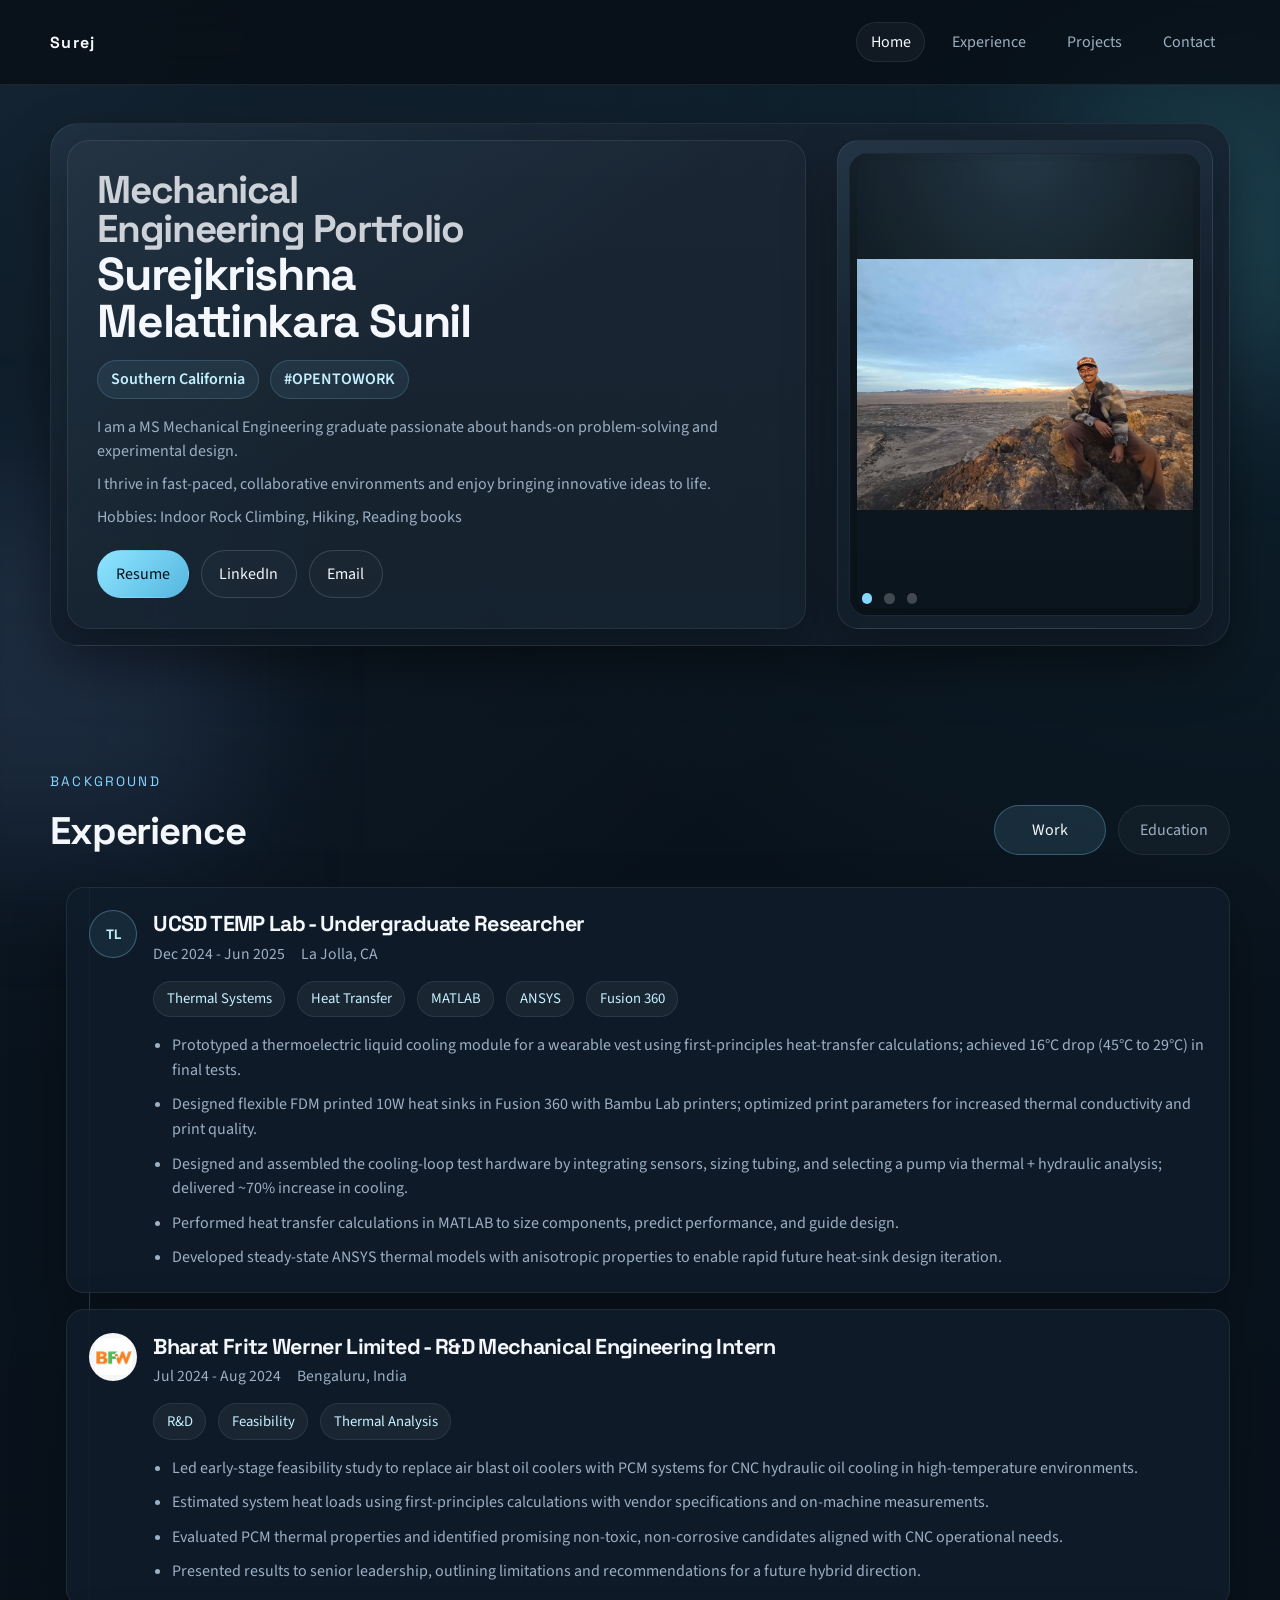
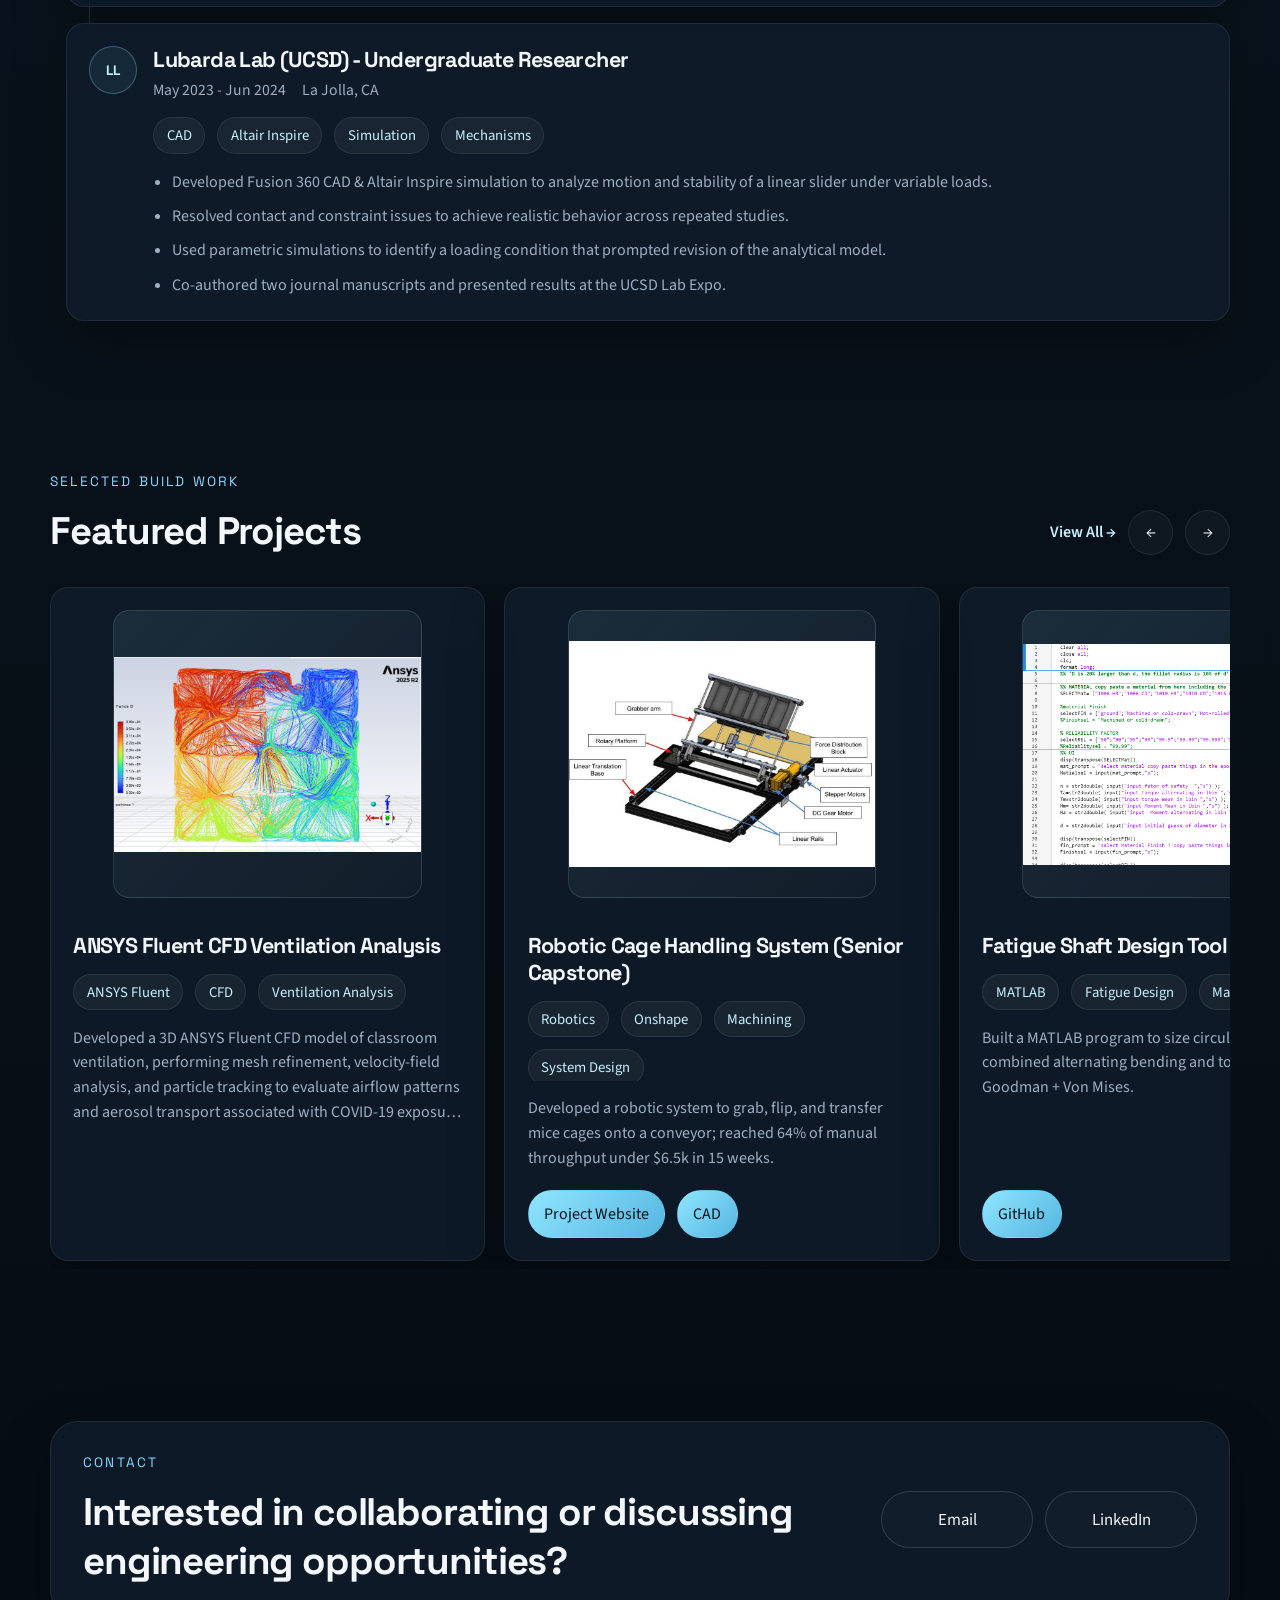
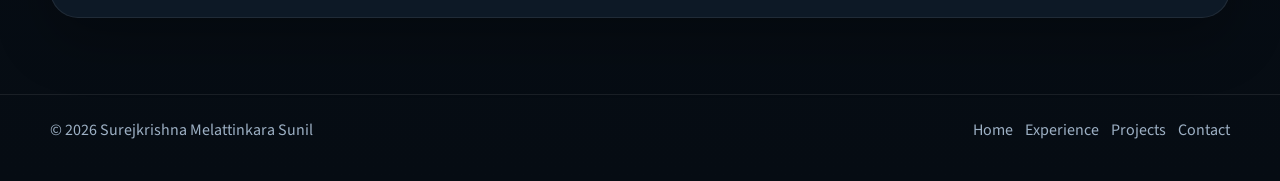
<file: index.html>
<!DOCTYPE html>
<html lang="en">
<head>
  <meta charset="UTF-8">
  <meta name="viewport" content="width=device-width, initial-scale=1.0">
  <title>Mechanical Engineering Portfolio | Surejkrishna Melattinkara Sunil</title>
  <meta
    name="description"
    content="Mechanical engineering portfolio for Surejkrishna Melattinkara Sunil featuring experience, selected projects, and contact links."
  >
  <link rel="preconnect" href="https://fonts.googleapis.com">
  <link rel="preconnect" href="https://fonts.gstatic.com" crossorigin>
  <link href="https://fonts.googleapis.com/css2?family=Space+Grotesk:wght@400;500;700&family=Source+Sans+3:wght@400;600;700&display=swap" rel="stylesheet">
  <link rel="stylesheet" href="assets/css/styles.css">
</head>
<body data-page="home">
  <div class="site-shell">
    <header class="site-header">
      <div class="container nav-wrap">
        <a class="brand" href="#home" aria-label="Home">Surej</a>
        <nav class="site-nav" aria-label="Primary">
          <a class="nav-link active" href="#home" data-nav-target="home">Home</a>
          <a class="nav-link" href="#experience" data-nav-target="experience">Experience</a>
          <a class="nav-link" href="#projects" data-nav-target="projects">Projects</a>
          <a class="nav-link" href="#contact" data-nav-target="contact">Contact</a>
        </nav>
      </div>
    </header>

    <main>
      <section class="hero section" id="home" data-section="home">
        <div class="container hero-grid">
          <div class="hero-card">
            <div class="hero-copy">
              <div class="hero-header">
                <h1>
                  <span>Mechanical Engineering Portfolio</span>
                  <span>Surejkrishna Melattinkara Sunil</span>
                </h1>
                <div class="hero-meta">
                  <p id="hero-location"></p>
                  <p id="hero-status"></p>
                </div>
              </div>
              <div class="hero-summary" id="hero-summary"></div>
              <div class="button-row" id="hero-cta"></div>
            </div>
            <div class="hero-visual">
              <div class="hero-stack" id="hero-carousel" aria-label="Featured engineering snapshots"></div>
            </div>
          </div>
        </div>
      </section>

      <section class="section" id="experience" data-section="experience">
        <div class="container">
          <div class="section-heading">
            <div>
              <p class="eyebrow">Background</p>
              <h2>Experience</h2>
            </div>
            <div class="toggle-group" role="tablist" aria-label="Experience categories">
              <button class="toggle-button is-active" type="button" data-experience-view="work" aria-pressed="true">Work</button>
              <button class="toggle-button" type="button" data-experience-view="education" aria-pressed="false">Education</button>
            </div>
          </div>
          <div class="experience-grid" id="experience-list"></div>
        </div>
      </section>

      <section class="section" id="projects" data-section="projects">
        <div class="container">
          <div class="section-heading">
            <div>
              <p class="eyebrow">Selected Build Work</p>
              <h2>Featured Projects</h2>
            </div>
            <div class="projects-heading-actions">
              <a class="section-link" href="projects.html">View All &rarr;</a>
              <div class="slider-controls" aria-label="Featured projects navigation">
                <button class="slider-button" type="button" data-slider-prev="featured-projects" aria-label="Scroll projects left">&larr;</button>
                <button class="slider-button" type="button" data-slider-next="featured-projects" aria-label="Scroll projects right">&rarr;</button>
              </div>
            </div>
          </div>
          <div class="projects-slider-shell">
            <div class="projects-grid" id="featured-projects" data-project-slider></div>
          </div>
        </div>
      </section>

      <section class="section contact-section" id="contact" data-section="contact">
        <div class="container contact-card">
          <div>
            <p class="eyebrow">Contact</p>
            <h2>Interested in collaborating or discussing engineering opportunities?</h2>
          </div>
          <div class="button-row" id="contact-links"></div>
        </div>
      </section>
    </main>

    <footer class="site-footer">
      <div class="container footer-wrap">
        <p>&copy; 2026 Surejkrishna Melattinkara Sunil</p>
        <nav class="footer-nav" aria-label="Footer">
          <a href="#home">Home</a>
          <a href="#experience">Experience</a>
          <a href="#projects">Projects</a>
          <a href="#contact">Contact</a>
        </nav>
      </div>
    </footer>
  </div>

  <script type="module" src="assets/js/main.js"></script>
</body>
</html>
</file>
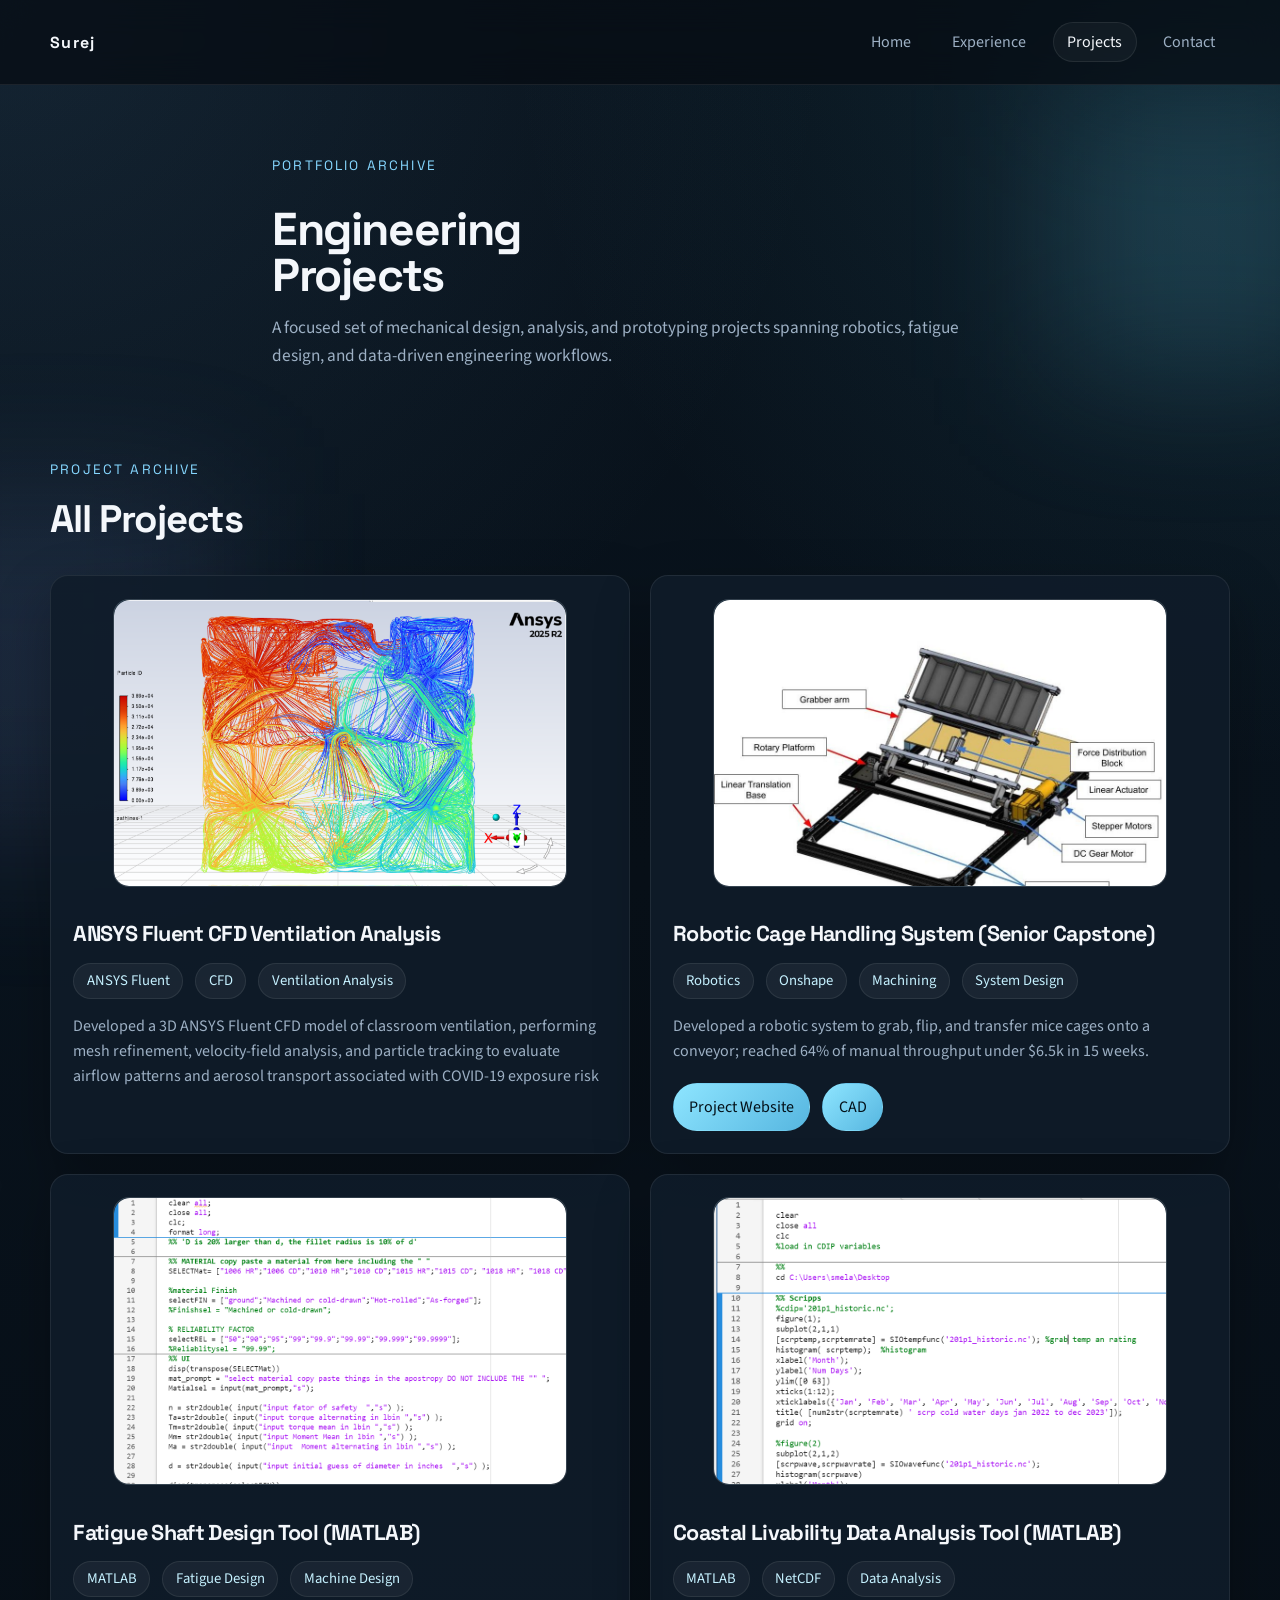
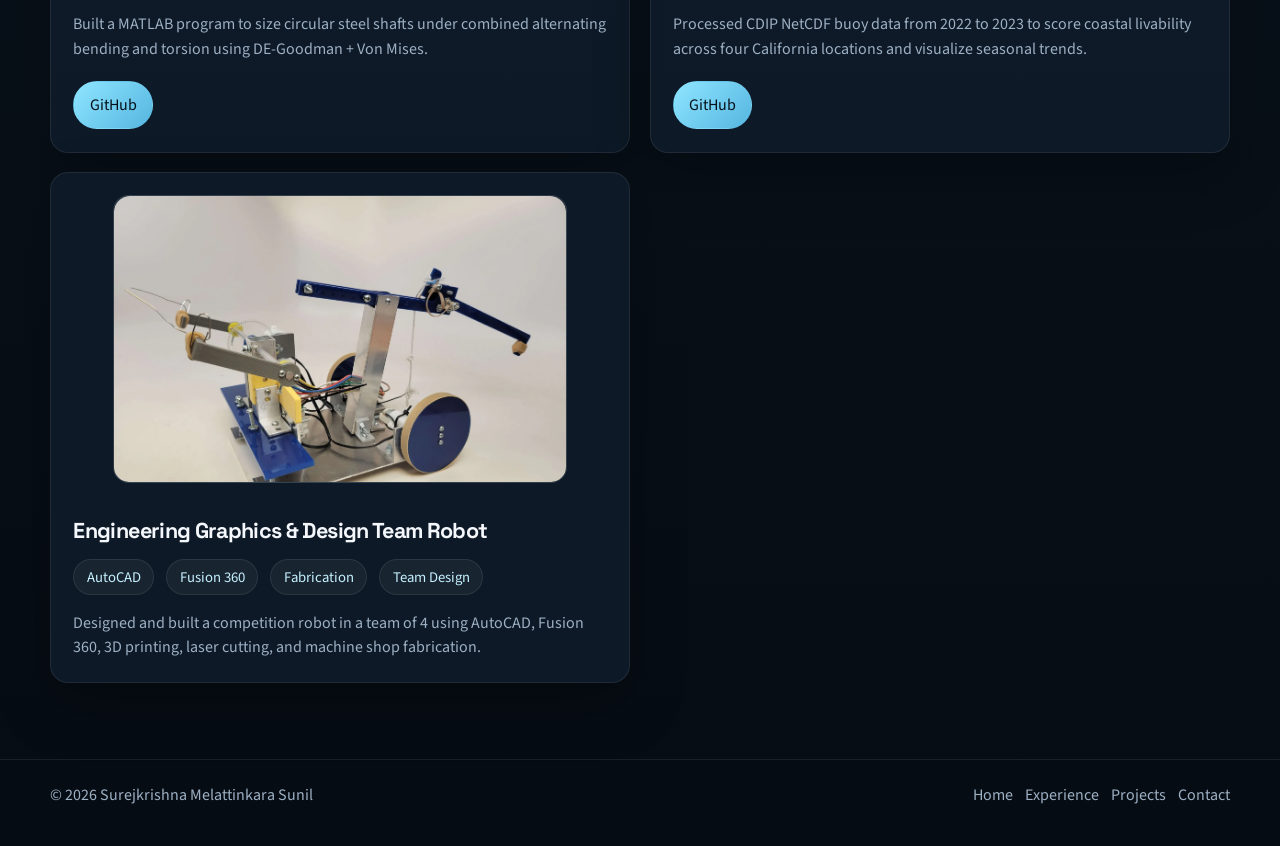
<file: projects.html>
<!DOCTYPE html>
<html lang="en">
<head>
  <meta charset="UTF-8">
  <meta name="viewport" content="width=device-width, initial-scale=1.0">
  <title>Projects | Surejkrishna Melattinkara Sunil</title>
  <meta
    name="description"
    content="Mechanical engineering project portfolio for Surejkrishna Melattinkara Sunil."
  >
  <link rel="preconnect" href="https://fonts.googleapis.com">
  <link rel="preconnect" href="https://fonts.gstatic.com" crossorigin>
  <link href="https://fonts.googleapis.com/css2?family=Space+Grotesk:wght@400;500;700&family=Source+Sans+3:wght@400;600;700&display=swap" rel="stylesheet">
  <link rel="stylesheet" href="assets/css/styles.css">
</head>
<body data-page="projects">
  <div class="site-shell">
    <header class="site-header">
      <div class="container nav-wrap">
        <a class="brand" href="index.html#home" aria-label="Home">Surej</a>
        <nav class="site-nav" aria-label="Primary">
          <a class="nav-link" href="index.html#home" data-nav-target="home">Home</a>
          <a class="nav-link" href="index.html#experience" data-nav-target="experience">Experience</a>
          <a class="nav-link active" href="projects.html" data-nav-target="projects">Projects</a>
          <a class="nav-link" href="index.html#contact" data-nav-target="contact">Contact</a>
        </nav>
      </div>
    </header>

    <main>
      <section class="section projects-page-intro">
        <div class="container page-intro">
          <p class="eyebrow">Portfolio Archive</p>
          <h1>Engineering Projects</h1>
          <p class="page-summary">
            A focused set of mechanical design, analysis, and prototyping projects spanning robotics, fatigue design, and data-driven engineering workflows.
          </p>
        </div>
      </section>

      <section class="section" id="projects" data-section="projects">
        <div class="container">
          <div class="section-heading projects-page-heading">
            <div>
              <p class="eyebrow">Project Archive</p>
              <h2>All Projects</h2>
            </div>
          </div>
          <div class="all-projects-grid all-projects-grid-static" id="all-projects"></div>
        </div>
      </section>
    </main>

    <footer class="site-footer">
      <div class="container footer-wrap">
        <p>&copy; 2026 Surejkrishna Melattinkara Sunil</p>
        <nav class="footer-nav" aria-label="Footer">
          <a href="index.html#home">Home</a>
          <a href="index.html#experience">Experience</a>
          <a href="projects.html">Projects</a>
          <a href="index.html#contact">Contact</a>
        </nav>
      </div>
    </footer>
  </div>

  <script type="module" src="assets/js/main.js"></script>
</body>
</html>
</file>
<file: assets/css/styles.css>
:root {
  --bg: #08111a;
  --bg-panel: rgba(15, 28, 42, 0.88);
  --text: #f4f7fb;
  --muted: #9db0c4;
  --line: rgba(255, 255, 255, 0.08);
  --line-strong: rgba(255, 255, 255, 0.14);
  --accent: #86d7ff;
  --accent-strong: #c5f1ff;
  --shadow: 0 22px 55px rgba(0, 0, 0, 0.28);
  --radius-lg: 28px;
  --radius-md: 18px;
  --radius-sm: 999px;
  --max-width: 1180px;
  --nav-height: 84px;
}

* {
  box-sizing: border-box;
}

html {
  scroll-behavior: smooth;
}

body {
  margin: 0;
  color: var(--text);
  background:
    radial-gradient(circle at top left, rgba(76, 124, 162, 0.18), transparent 30%),
    radial-gradient(circle at top right, rgba(70, 171, 201, 0.14), transparent 28%),
    linear-gradient(180deg, #08111a 0%, #09131d 36%, #060c13 100%);
  font-family: "Source Sans 3", sans-serif;
  min-height: 100vh;
}

a {
  color: inherit;
  text-decoration: none;
}

button,
a.button {
  font: inherit;
}

img {
  max-width: 100%;
  display: block;
}

.site-shell {
  position: relative;
  overflow: clip;
}

.site-shell::before,
.site-shell::after {
  content: "";
  position: fixed;
  pointer-events: none;
  z-index: 0;
  filter: blur(70px);
}

.site-shell::before {
  width: 18rem;
  height: 18rem;
  top: 10%;
  right: -4rem;
  background: rgba(91, 188, 214, 0.18);
}

.site-shell::after {
  width: 22rem;
  height: 22rem;
  bottom: 6%;
  left: -8rem;
  background: rgba(121, 147, 220, 0.14);
}

.container {
  width: min(calc(100% - 2rem), var(--max-width));
  margin: 0 auto;
  position: relative;
  z-index: 1;
}

.site-header {
  position: sticky;
  top: 0;
  z-index: 10;
  backdrop-filter: blur(16px);
  background: rgba(6, 12, 19, 0.72);
  border-bottom: 1px solid var(--line);
}

.nav-wrap {
  min-height: var(--nav-height);
  display: flex;
  align-items: center;
  justify-content: space-between;
  gap: 1.5rem;
}

.brand {
  display: inline-flex;
  align-items: center;
  justify-content: flex-start;
  font-family: "Space Grotesk", sans-serif;
  font-weight: 700;
  letter-spacing: 0.08em;
}

.site-nav,
.footer-nav,
.button-row,
.toggle-group,
.card-tags,
.project-actions,
.hero-dots {
  display: flex;
  flex-wrap: wrap;
  gap: 0.75rem;
}

.nav-link,
.footer-nav a {
  color: var(--muted);
  transition: color 180ms ease, background-color 180ms ease, border-color 180ms ease;
}

.nav-link {
  padding: 0.5rem 0.85rem;
  border-radius: var(--radius-sm);
  border: 1px solid transparent;
}

.nav-link.active,
.nav-link:hover {
  color: var(--text);
  border-color: var(--line);
  background: rgba(255, 255, 255, 0.04);
}

.section {
  padding: 4.75rem 0;
}

.hero {
  padding-top: 2.4rem;
  padding-bottom: 3.2rem;
}

.hero-grid,
.section-heading,
.contact-card,
.page-intro {
  display: grid;
  gap: 2rem;
}

.hero-copy,
.hero-card,
.hero-stack,
.contact-card,
.experience-card,
.project-card,
.project-card-wide {
  background: var(--bg-panel);
  border: 1px solid var(--line);
  box-shadow: var(--shadow);
}

.hero-grid {
  grid-template-columns: minmax(0, 1fr);
}

.hero-card {
  display: grid;
  grid-template-columns: minmax(0, 1.3fr) minmax(240px, 0.7fr);
  gap: 0.55rem;
  padding: 1rem;
  border-radius: var(--radius-lg);
  background:
    linear-gradient(145deg, rgba(134, 215, 255, 0.08), transparent 38%),
    linear-gradient(180deg, rgba(255, 255, 255, 0.03), rgba(255, 255, 255, 0.01)),
    var(--bg-panel);
}

.hero-copy {
  padding: clamp(1.4rem, 2.3vw, 2rem);
  border-radius: calc(var(--radius-lg) - 0.4rem);
  background: rgba(255, 255, 255, 0.02);
  display: grid;
  align-content: center;
}

.eyebrow {
  margin: 0 0 1rem;
  font-family: "Space Grotesk", sans-serif;
  font-size: 0.85rem;
  letter-spacing: 0.16em;
  text-transform: uppercase;
  color: var(--accent);
}

h1,
h2,
h3 {
  margin: 0;
  font-family: "Space Grotesk", sans-serif;
  letter-spacing: -0.03em;
}

h1 {
  display: grid;
  gap: 0.2rem;
  font-size: clamp(1.85rem, 3.6vw, 3.35rem);
  line-height: 1;
  max-width: 13ch;
}

h1 span:first-child {
  color: rgba(244, 247, 251, 0.82);
  font-size: 0.84em;
}

h2 {
  font-size: clamp(1.8rem, 3vw, 2.9rem);
}

h3 {
  font-size: 1.35rem;
}

p {
  margin: 0;
}

.hero-summary {
  display: grid;
  gap: 0.55rem;
  margin-top: 1rem;
  color: var(--muted);
  font-size: 1rem;
  line-height: 1.5;
}

.hero-meta {
  display: flex;
  flex-wrap: wrap;
  gap: 0.7rem;
  margin-top: 1rem;
}

.hero-meta p {
  color: var(--accent-strong);
  font-weight: 600;
  padding: 0.48rem 0.8rem;
  border-radius: var(--radius-sm);
  border: 1px solid rgba(134, 215, 255, 0.18);
  background: rgba(134, 215, 255, 0.08);
}

.hero-header {
  max-width: 32rem;
}

.hero-visual {
  min-width: 0;
  display: flex;
  align-items: stretch;
  justify-content: flex-end;
}

.button {
  display: inline-flex;
  align-items: center;
  justify-content: center;
  min-height: 2.9rem;
  padding: 0.75rem 1.1rem;
  border-radius: var(--radius-sm);
  border: 1px solid var(--line-strong);
  transition: transform 180ms ease, border-color 180ms ease, background-color 180ms ease;
}

.hero-copy .button-row {
  margin-top: 1.35rem;
}

.button:hover {
  transform: translateY(-2px);
  border-color: rgba(255, 255, 255, 0.26);
}

.button-primary {
  background: linear-gradient(135deg, #8ee5ff 0%, #56b6e0 100%);
  color: #041119;
  border-color: transparent;
  font-weight: 700;
}

.button-secondary {
  background: rgba(255, 255, 255, 0.02);
  color: var(--text);
}

.hero-stack {
  position: relative;
  min-height: 20.25rem;
  width: min(100%, 23.5rem);
  aspect-ratio: 1 / 1;
  border-radius: calc(var(--radius-lg) - 0.4rem);
  overflow: hidden;
  padding: 0.7rem;
  background:
    linear-gradient(160deg, rgba(134, 215, 255, 0.1), transparent 45%),
    linear-gradient(180deg, rgba(255, 255, 255, 0.03), rgba(255, 255, 255, 0.015)),
    var(--bg-panel);
}

.hero-slide {
  position: absolute;
  inset: 0.7rem;
  border-radius: calc(var(--radius-lg) - 0.6rem);
  border: 1px solid var(--line);
  background: rgba(11, 22, 33, 0.95);
  opacity: 0;
  transform: scale(0.985);
  transition: opacity 500ms ease, transform 500ms ease;
  overflow: hidden;
}

.hero-slide img {
  display: block;
  width: 100%;
  height: 100%;
  object-fit: contain;
  object-position: center;
}

.hero-slide.is-active {
  opacity: 1;
  transform: scale(1);
}

.hero-slide::before {
  content: "";
  position: absolute;
  inset: 0;
  border-radius: inherit;
  background: linear-gradient(180deg, rgba(255, 255, 255, 0.02), rgba(255, 255, 255, 0));
  pointer-events: none;
}

.hero-slide-media {
  position: absolute;
  inset: 0;
  padding: 0.45rem;
  display: grid;
  place-items: center;
  background:
    radial-gradient(circle at top, rgba(134, 215, 255, 0.16), transparent 48%),
    linear-gradient(180deg, rgba(255, 255, 255, 0.03), rgba(255, 255, 255, 0.015)),
    rgba(8, 17, 26, 0.96);
}

.hero-slide-media img {
  border-radius: calc(var(--radius-lg) - 1.1rem);
  box-shadow: 0 16px 36px rgba(0, 0, 0, 0.24);
}

.hero-photo-placeholder {
  width: 100%;
  height: 100%;
  background:
    radial-gradient(circle at top, rgba(134, 215, 255, 0.18), transparent 42%),
    linear-gradient(135deg, rgba(255, 255, 255, 0.06), rgba(255, 255, 255, 0.015)),
    rgba(15, 28, 42, 0.95);
}

.hero-dots {
  position: absolute;
  left: 1.5rem;
  bottom: 1.5rem;
  z-index: 2;
}

.hero-dot {
  width: 0.65rem;
  height: 0.65rem;
  border-radius: 50%;
  border: 0;
  background: rgba(255, 255, 255, 0.22);
}

.hero-dot.is-active {
  background: var(--accent);
}

.section-heading {
  grid-template-columns: minmax(0, 1fr) auto;
  align-items: end;
  margin-bottom: 2rem;
}

.section-link {
  color: var(--accent-strong);
  font-weight: 600;
}

.projects-heading-actions,
.slider-controls {
  display: flex;
  align-items: center;
  gap: 0.75rem;
}

.slider-button {
  width: 2.8rem;
  height: 2.8rem;
  display: inline-flex;
  align-items: center;
  justify-content: center;
  border-radius: 50%;
  border: 1px solid var(--line);
  background: rgba(255, 255, 255, 0.03);
  color: var(--text);
  cursor: pointer;
  transition: transform 180ms ease, border-color 180ms ease, background-color 180ms ease;
}

.slider-button:hover {
  transform: translateY(-2px);
  border-color: rgba(255, 255, 255, 0.2);
  background: rgba(255, 255, 255, 0.06);
}

.toggle-button {
  min-width: 7rem;
  padding: 0.8rem 1rem;
  border-radius: var(--radius-sm);
  border: 1px solid var(--line);
  background: rgba(255, 255, 255, 0.03);
  color: var(--muted);
  cursor: pointer;
  transition: background-color 180ms ease, color 180ms ease, border-color 180ms ease, transform 180ms ease;
}

.toggle-button:hover,
.toggle-button.is-active {
  color: var(--text);
  background: rgba(134, 215, 255, 0.12);
  border-color: rgba(134, 215, 255, 0.3);
}

.experience-grid,
.projects-grid,
.all-projects-grid {
  display: grid;
  gap: 1.2rem;
}

.projects-slider-shell {
  position: relative;
}

.projects-grid,
.all-projects-grid {
  display: grid;
  grid-auto-flow: column;
  grid-auto-columns: clamp(26rem, 34vw, 32rem);
  grid-template-columns: unset;
  gap: 1.2rem;
  overflow-x: auto;
  overflow-y: hidden;
  padding-bottom: 0.5rem;
  scroll-snap-type: x mandatory;
  scroll-behavior: smooth;
  scrollbar-width: none;
  overscroll-behavior-x: contain;
}

.projects-grid::-webkit-scrollbar,
.all-projects-grid::-webkit-scrollbar {
  display: none;
}

.all-projects-grid-static {
  grid-auto-flow: row;
  grid-auto-columns: unset;
  grid-template-columns: repeat(2, minmax(0, 1fr));
  overflow: visible;
  padding-bottom: 0;
  scroll-snap-type: none;
  scrollbar-width: auto;
}

.experience-grid.work-timeline {
  position: relative;
  grid-template-columns: 1fr;
  gap: 1rem;
  padding-left: 1rem;
}

.experience-grid.work-timeline::before {
  content: "";
  position: absolute;
  top: 0;
  bottom: 0;
  left: 2.45rem;
  width: 1px;
  background: linear-gradient(180deg, rgba(134, 215, 255, 0.34), rgba(255, 255, 255, 0.1));
}

.experience-grid.education-timeline {
  gap: 1rem;
}

.experience-card,
.education-card,
.project-card,
.project-card-wide {
  border-radius: var(--radius-md);
  padding: 1.4rem;
  transition: transform 180ms ease, border-color 180ms ease, box-shadow 180ms ease;
}

.experience-card:hover,
.education-card:hover,
.project-card:hover,
.project-card-wide:hover {
  transform: translateY(-4px);
  border-color: rgba(255, 255, 255, 0.18);
}

.experience-card {
  display: grid;
  grid-template-columns: auto 1fr;
  gap: 1rem;
  align-items: start;
}

.work-timeline .experience-card {
  position: relative;
  z-index: 1;
}

.education-card {
  display: grid;
  grid-template-columns: auto minmax(0, 1fr);
  gap: 1rem;
  align-items: start;
  padding: 0;
  background: transparent;
  border: 0;
  box-shadow: none;
}

.education-badge-wrap {
  position: relative;
  z-index: 1;
  padding-top: 1.2rem;
}

.education-card-body {
  background: var(--bg-panel);
  border: 1px solid var(--line);
  box-shadow: var(--shadow);
  border-radius: var(--radius-md);
  padding: 1.2rem 1.35rem;
}

.education-card-header {
  display: grid;
  grid-template-columns: minmax(0, 1fr) auto;
  gap: 1rem;
  align-items: start;
}

.education-heading {
  display: grid;
  gap: 0.35rem;
}

.education-subline {
  color: var(--accent);
  font-family: "Space Grotesk", sans-serif;
  font-size: 0.82rem;
  letter-spacing: 0.08em;
  text-transform: uppercase;
}

.education-date {
  color: var(--accent-strong);
  font-weight: 600;
  white-space: nowrap;
  padding-top: 0.15rem;
}

.logo-badge {
  width: 3rem;
  height: 3rem;
  border-radius: 50%;
  display: inline-flex;
  align-items: center;
  justify-content: center;
  font-family: "Space Grotesk", sans-serif;
  font-size: 0.85rem;
  font-weight: 700;
  color: var(--accent-strong);
  border: 1px solid rgba(134, 215, 255, 0.32);
  background: rgba(134, 215, 255, 0.08);
  overflow: hidden;
}

.logo-badge-image {
  padding: 0.3rem;
  background: rgba(255, 255, 255, 0.96);
  border-color: rgba(255, 255, 255, 0.3);
}

.logo-badge img {
  width: 100%;
  height: 100%;
  object-fit: contain;
}

.card-header {
  display: grid;
  gap: 0.35rem;
}

.card-meta {
  display: flex;
  flex-wrap: wrap;
  gap: 0.8rem 1rem;
  color: var(--muted);
  font-size: 0.98rem;
}

.card-tags {
  margin: 1rem 0;
}

.tag {
  display: inline-flex;
  align-items: center;
  padding: 0.42rem 0.78rem;
  border-radius: var(--radius-sm);
  background: rgba(255, 255, 255, 0.05);
  border: 1px solid var(--line);
  color: var(--accent-strong);
  font-size: 0.92rem;
}

.bullet-list {
  margin: 0;
  padding-left: 1.15rem;
  color: var(--muted);
  display: grid;
  gap: 0.6rem;
  line-height: 1.55;
}

.card-figure {
  margin-top: 1rem;
  min-height: 7rem;
  border-radius: 1rem;
  border: 1px dashed rgba(255, 255, 255, 0.12);
  background:
    linear-gradient(135deg, rgba(134, 215, 255, 0.08), transparent),
    rgba(255, 255, 255, 0.02);
  display: grid;
  place-items: center;
  color: var(--muted);
  text-align: center;
  padding: 1rem;
}

.card-figure img {
  width: 100%;
  height: 100%;
  object-fit: contain;
  object-position: center;
}

.project-card,
.project-card-wide {
  display: flex;
  flex-direction: column;
  gap: 0.95rem;
  min-height: 100%;
  scroll-snap-align: start;
  scroll-snap-stop: always;
}

.project-card p,
.project-card-wide p {
  color: var(--muted);
  line-height: 1.55;
}

.project-card .card-figure,
.project-card-wide .card-figure {
  margin-top: 0;
  min-height: 18rem;
  aspect-ratio: 16 / 10;
  overflow: hidden;
  padding: 0;
  border-style: solid;
}

.project-card .card-figure img,
.project-card-wide .card-figure img {
  border-radius: inherit;
}

.project-card h3,
.project-card-wide h3 {
  margin-top: 0.15rem;
}

.project-card .card-tags,
.project-card-wide .card-tags {
  margin: 0;
  overflow: hidden;
  max-height: 5rem;
}

.project-card .project-actions,
.project-card-wide .project-actions {
  margin-top: auto;
  padding-top: 0.25rem;
}

.project-description {
  display: -webkit-box;
  overflow: hidden;
  -webkit-box-orient: vertical;
  -webkit-line-clamp: 4;
}

.project-actions .button {
  min-height: 2.6rem;
  padding-inline: 0.95rem;
}

.button.is-disabled {
  opacity: 0.55;
  pointer-events: none;
}

.contact-card {
  grid-template-columns: minmax(0, 1fr) auto;
  align-items: center;
  border-radius: var(--radius-lg);
  padding: 2rem;
}

#contact-links .button {
  min-height: 3.5rem;
  min-width: 9.5rem;
  padding: 0.95rem 1.5rem;
  font-size: 1.05rem;
}

.projects-page-intro {
  padding-top: 4.5rem;
  padding-bottom: 1rem;
}

.page-intro {
  gap: 1rem;
  max-width: 46rem;
}

.page-summary {
  color: var(--muted);
  font-size: 1.08rem;
  line-height: 1.6;
}

.site-footer {
  border-top: 1px solid var(--line);
  padding: 1.5rem 0 2.5rem;
}

.footer-wrap {
  display: flex;
  justify-content: space-between;
  gap: 1rem;
  align-items: center;
}

.site-footer p,
.footer-nav a {
  color: var(--muted);
}

@media (min-width: 741px) {
  .experience-grid:not(.work-timeline):not(.education-timeline) {
    grid-template-columns: repeat(2, minmax(0, 1fr));
  }

  .all-projects-grid-static {
    grid-template-columns: repeat(2, minmax(0, 1fr));
  }
}

@media (max-width: 740px) {
  :root {
    --nav-height: 74px;
  }

  .section {
    padding: 3.3rem 0;
  }

  .hero {
    padding-top: 1.25rem;
    padding-bottom: 2.25rem;
  }

  .hero-grid,
  .hero-card,
  .section-heading,
  .contact-card {
    grid-template-columns: 1fr;
  }

  .projects-heading-actions {
    width: 100%;
    justify-content: space-between;
  }

  .experience-grid.work-timeline {
    padding-left: 0;
  }

  .experience-grid.work-timeline::before {
    left: 1.5rem;
  }

  .experience-grid.education-timeline {
    padding-left: 0;
  }

  .education-card-header {
    grid-template-columns: 1fr;
    gap: 0.5rem;
  }

  .hero-copy {
    padding: 1.3rem;
  }

  .hero-visual {
    justify-content: stretch;
  }

  .hero-stack {
    min-height: 18rem;
    width: 100%;
    aspect-ratio: 1 / 1;
  }

  .project-card .card-figure,
  .project-card-wide .card-figure {
    min-height: 14rem;
  }

  .projects-grid,
  .all-projects-grid {
    grid-auto-columns: minmax(18.5rem, 88vw);
  }

  .all-projects-grid-static {
    grid-template-columns: 1fr;
    grid-auto-columns: unset;
  }

  .nav-wrap,
  .footer-wrap {
    flex-direction: column;
    align-items: flex-start;
  }

  .site-nav {
    width: 100%;
  }

  .nav-link {
    padding-inline: 0;
    border: 0;
    background: transparent;
  }
}
</file>
